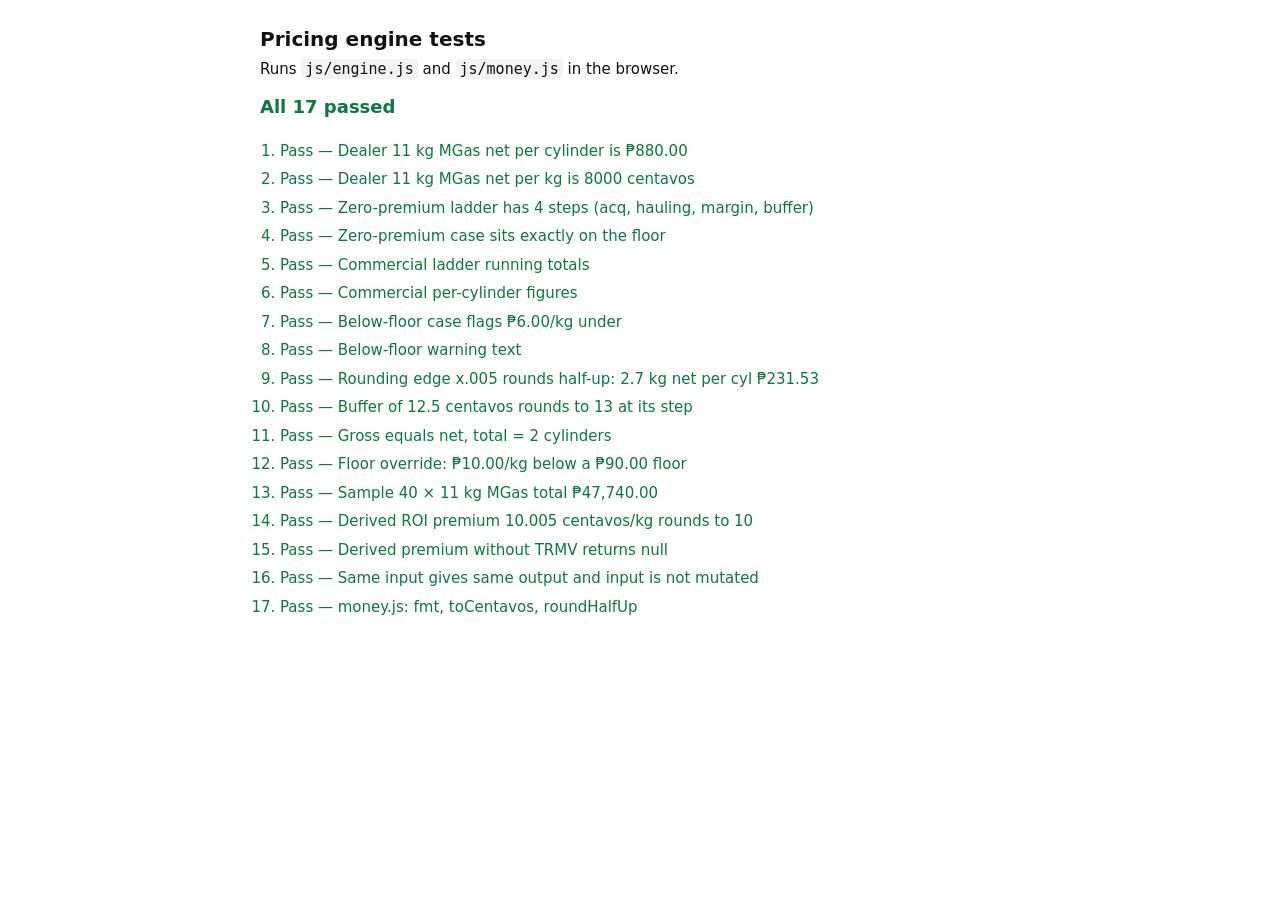
<file: engine.test.html>
<!doctype html>
<html lang="en">
<head>
<meta charset="utf-8">
<meta name="viewport" content="width=device-width, initial-scale=1">
<title>MGC pricing engine tests</title>
<style>
  body { font: 15px/1.5 system-ui, sans-serif; margin: 0; padding: 24px 16px; color: #111; background: #fff; }
  main { max-width: 760px; margin: 0 auto; }
  h1 { font-size: 20px; margin: 0 0 4px; }
  .summary { font-size: 18px; font-weight: 600; margin: 12px 0 20px; }
  .ok { color: #0a7a3d; } .bad { color: #b3261e; }
  ol { padding-left: 20px; } li { margin: 6px 0; font-variant-numeric: tabular-nums; }
  code { background: #f3f3f3; padding: 1px 4px; border-radius: 3px; }
</style>
</head>
<body>
<main>
  <h1>Pricing engine tests</h1>
  <div>Runs <code>js/engine.js</code> and <code>js/money.js</code> in the browser.</div>
  <div id="summary" class="summary">Running…</div>
  <ol id="out"></ol>
</main>
<script type="module">
import { resolvePrice, derivePremiumPerKg, defaultFloorPerKg } from './js/engine.js';
import { fmt, toCentavos, roundHalfUp } from './js/money.js';

const out = document.getElementById('out');
let pass = 0, fail = 0;
function check(name, actual, expected) {
  const ok = JSON.stringify(actual) === JSON.stringify(expected);
  ok ? pass++ : fail++;
  const li = document.createElement('li');
  li.className = ok ? 'ok' : 'bad';
  li.textContent = `${ok ? 'Pass' : 'Fail'} — ${name}` + (ok ? '' : ` (expected ${JSON.stringify(expected)}, got ${JSON.stringify(actual)})`);
  out.appendChild(li);
}

const cb = { acqPerKg: 6000, haulingPerKg: 200, effectiveFrom: '2026-08-11' };
const mgas = { id: '11KG_MGAS', contentKg: 11, label: '11 kg MGas' };

// 1–4. Dealer 11 kg MGas, zero premiums
const dealer = resolvePrice({
  costBasis: cb, sku: mgas, channel: { id: 'DEALER' }, marginPerKg: 1800,
  premiums: [], discounts: [], quantity: 1,
});
check('Dealer 11 kg MGas net per cylinder is ₱880.00', fmt(dealer.netPerCyl), '₱880.00');
check('Dealer 11 kg MGas net per kg is 8000 centavos', dealer.netPerKg, 8000);
check('Zero-premium ladder has 4 steps (acq, hauling, margin, buffer)', dealer.ladder.map(l => l.step), ['Acquisition cost', 'Hauling', 'Margin', 'Buffer']);
check('Zero-premium case sits exactly on the floor', [dealer.floorPerKg, dealer.marginVsFloorPerKg, dealer.belowFloor], [8000, 0, false]);

// 5–8. Commercial, tank rental, dual supplier discount → below floor
const commercial = resolvePrice({
  costBasis: cb, sku: mgas, channel: { id: 'COMMERCIAL' }, marginPerKg: 5000, bufferPerKg: 0,
  premiums: [{ code: 'TANK_RENTAL', label: 'Tank rental', perKg: 100 }],
  discounts: [{ code: 'DUAL_SUPPLIER', label: 'Competition (dual supplier)', perKg: 700 }],
  quantity: 40, floorPerKg: 11200,
});
check('Commercial ladder running totals', commercial.ladder.map(l => l.runningPerKg), [6000, 6200, 11200, 11300, 10600, 10600]);
check('Commercial per-cylinder figures', [commercial.netPerCyl, commercial.grossPerCyl, commercial.grossTotal], [116600, 116600, 4664000]);
check('Below-floor case flags ₱6.00/kg under', [commercial.belowFloor, commercial.marginVsFloorPerKg], [true, -600]);
check('Below-floor warning text', commercial.warnings, ['Final price is ₱6.00/kg below floor']);

// 9. Rounding edge — 2.7 kg: 8575 × 2.7 = 23152.5 centavos (₱231.525) → ₱231.53
const small = resolvePrice({
  costBasis: cb, sku: { id: '2.7KG', contentKg: 2.7, label: '2.7 kg' }, marginPerKg: 2375,
});
check('Rounding edge x.005 rounds half-up: 2.7 kg net per cyl ₱231.53', fmt(small.netPerCyl), '₱231.53');

// 10. Fractional per-kg component rounds once at its ladder step
const frac = resolvePrice({ costBasis: cb, sku: mgas, marginPerKg: 1800, bufferPerKg: 12.5 });
check('Buffer of 12.5 centavos rounds to 13 at its step', frac.ladder.at(-1).perKg, 13);

// 11. No VAT in the computation: gross equals net, total = 2 cylinders
const noVat = resolvePrice({ costBasis: cb, sku: mgas, marginPerKg: 1800, quantity: 2 });
check('Gross equals net, total = 2 cylinders', [noVat.grossPerCyl, noVat.grossTotal], [88000, 176000]);

// 12. Floor override respected
const override = resolvePrice({ costBasis: cb, sku: mgas, marginPerKg: 1800, floorPerKg: 9000 });
check('Floor override: ₱10.00/kg below a ₱90.00 floor', [override.belowFloor, override.marginVsFloorPerKg], [true, -1000]);

// 13. Commercial client, 40 × 11 kg MGas — hand check
const alta = resolvePrice({
  costBasis: cb, sku: mgas, marginPerKg: 5000,
  premiums: [{ code: 'TANK_RENTAL', label: 'Tank rental', perKg: 100 }, { code: 'CREDIT_30', label: 'Credit term 30 days', perKg: 150 }],
  discounts: [{ code: 'DUAL_SUPPLIER', label: 'Competition (dual supplier)', perKg: 600 }],
  quantity: 40, floorPerKg: defaultFloorPerKg(cb, 5000),
});
// 60.00 + 2.00 + 50.00 + 1.00 + 1.50 − 6.00 = 108.50/kg; ×11 = 1,193.50 per cylinder; ×40 = 47,740.00
check('Sample 40 × 11 kg MGas total ₱47,740.00', [fmt(alta.grossPerCyl), fmt(alta.grossTotal)], ['₱1,193.50', '₱47,740.00']);

// 14. Derived premium
const roi = derivePremiumPerKg({ code: 'ROI_INSTALL', type: 'derived' }, { trmvKg: 135000, investmentCentavos: 1350675 });
check('Derived ROI premium 10.005 centavos/kg rounds to 10', roi, 10);
check('Derived premium without TRMV returns null', derivePremiumPerKg({ code: 'ROI_INSTALL', type: 'derived' }, { trmvKg: null, investmentCentavos: 5 }), null);

// 15. Purity
const input = { costBasis: cb, sku: mgas, marginPerKg: 1800, premiums: [{ code: 'X', label: 'X', perKg: 10 }], quantity: 3 };
const frozen = JSON.stringify(input);
check('Same input gives same output and input is not mutated',
  [JSON.stringify(resolvePrice(input)) === JSON.stringify(resolvePrice(input)), JSON.stringify(input) === frozen], [true, true]);

// 16. Money helpers
check('money.js: fmt, toCentavos, roundHalfUp', [fmt(133672), toCentavos('60.00'), toCentavos('₱1,336.72'), roundHalfUp(0.5), roundHalfUp(-0.5)],
  ['₱1,336.72', 6000, 133672, 1, -1]);

const s = document.getElementById('summary');
s.textContent = fail === 0 ? `All ${pass} passed` : `${fail} failed, ${pass} passed`;
s.className = 'summary ' + (fail === 0 ? 'ok' : 'bad');
</script>
</body>
</html>
</file>
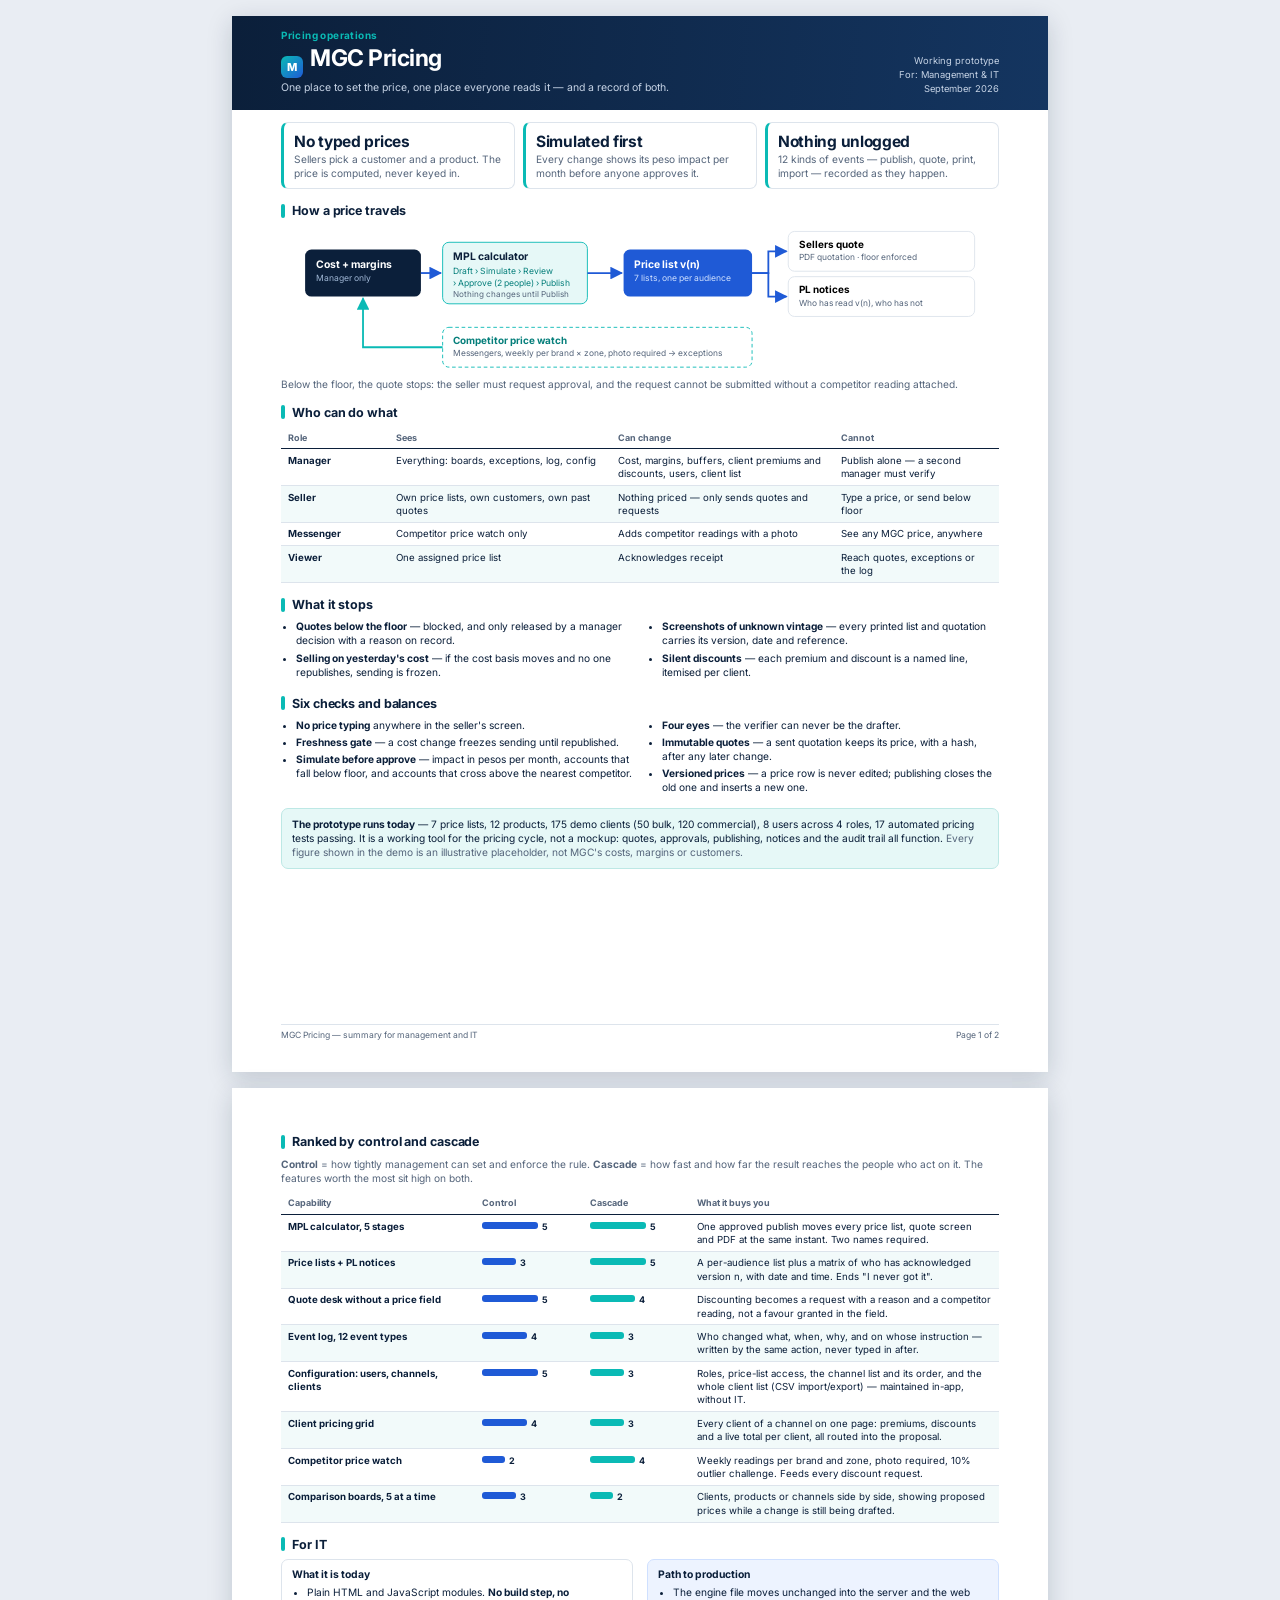
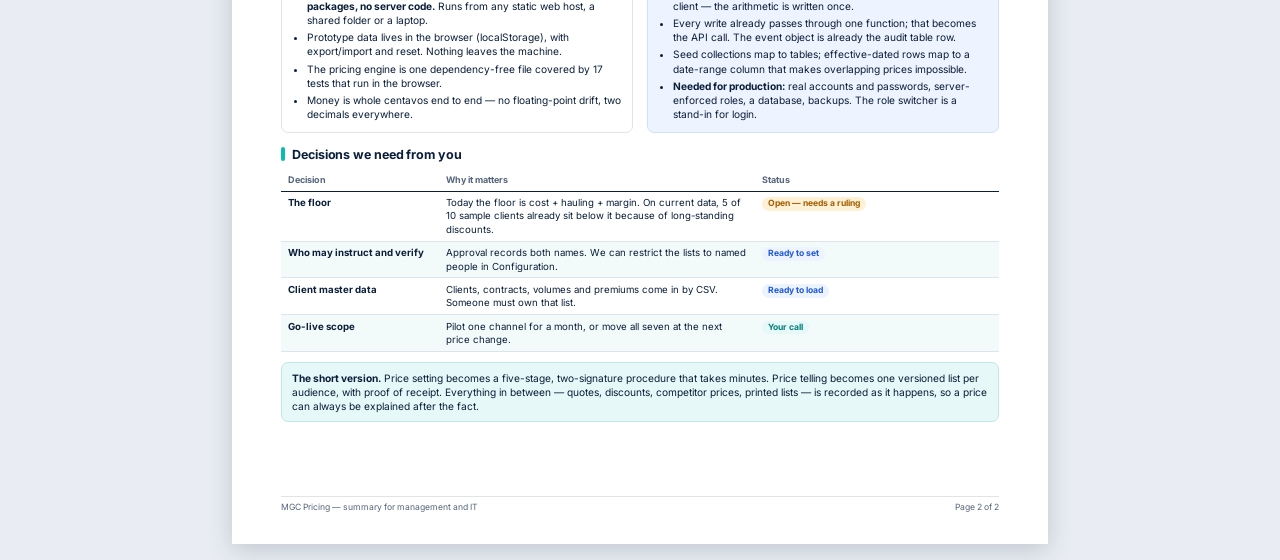
<file: docs/app-summary.html>
<!doctype html>
<html lang="en">
<head>
<meta charset="utf-8">
<meta name="viewport" content="width=device-width, initial-scale=1">
<title>MGC Pricing — summary for management and IT</title>
<link rel="preconnect" href="https://fonts.googleapis.com">
<link rel="stylesheet" href="https://fonts.googleapis.com/css2?family=Inter:wght@400;500;600;700;800&display=swap">
<style>
  :root {
    --navy: #0B1F3A; --navy2: #143560; --blue: #1F5AD6; --blue50: #EDF3FF;
    --tif: #0ABAB5; --tif-d: #067F7B; --tif50: #E6F8F7;
    --line: #DDE4EC; --muted: #55657B; --amber: #A45F00; --green: #0E8A5F;
    --font: "Inter", "Segoe UI", system-ui, sans-serif;
  }
  * { box-sizing: border-box; }
  body { margin: 0; background: #E9EDF3; font-family: var(--font); color: var(--navy); font-size: 10.2px; line-height: 1.38; }
  .sheet { width: 8.5in; height: 11in; padding: 12mm 13mm; margin: 16px auto; background: #fff; box-shadow: 0 6px 24px rgba(11,31,58,.18); position: relative; overflow: hidden; }
  h1 { font-size: 23px; margin: 0; letter-spacing: -.5px; }
  h2 { font-size: 12.5px; margin: 13px 0 6px; letter-spacing: -.1px; display: flex; align-items: center; gap: 7px; }
  h2::before { content: ""; width: 4px; height: 14px; background: var(--tif); border-radius: 2px; }
  h3 { font-size: 10.4px; margin: 0 0 3px; }
  p { margin: 0 0 6px; }
  .muted { color: var(--muted); }
  b, strong { font-weight: 700; }

  .band { background: linear-gradient(95deg, var(--navy), var(--navy2)); color: #fff; margin: -12mm -13mm 12px; padding: 13px 13mm 14px; }
  .band .row { display: flex; justify-content: space-between; align-items: flex-end; gap: 16px; }
  .band .tag { color: var(--tif); font-weight: 700; font-size: 10px; letter-spacing: .4px; text-transform: none; }
  .band .sub { color: #C7D4E6; font-size: 10.5px; margin-top: 3px; }
  .band .meta { text-align: right; color: #C7D4E6; font-size: 9.4px; line-height: 1.5; white-space: nowrap; }
  .mark { display: inline-grid; place-items: center; width: 22px; height: 22px; border-radius: 6px; background: linear-gradient(135deg, var(--tif), var(--blue)); font-weight: 800; font-size: 11px; color: #fff; margin-right: 7px; vertical-align: -5px; }

  .claims { display: grid; grid-template-columns: repeat(3, 1fr); gap: 8px; }
  .claim { border: 1px solid var(--line); border-left: 3px solid var(--tif); border-radius: 7px; padding: 8px 10px; }
  .claim b { display: block; font-size: 15.5px; letter-spacing: -.3px; }
  .claim span { color: var(--muted); }

  table { border-collapse: collapse; width: 100%; font-size: 9.7px; }
  th, td { text-align: left; padding: 4.5px 7px; border-bottom: 1px solid var(--line); vertical-align: top; }
  th { color: var(--muted); font-size: 9px; font-weight: 700; border-bottom: 1.5px solid var(--navy); }
  tbody tr:nth-child(even) td { background: #F2FAFA; }
  .pill { display: inline-block; padding: 1px 6px; border-radius: 99px; font-size: 8.6px; font-weight: 700; }
  .p-blue { background: var(--blue50); color: var(--blue); }
  .p-tif { background: var(--tif50); color: var(--tif-d); }
  .p-amber { background: #FFF1D6; color: var(--amber); }

  ul { margin: 0; padding-left: 15px; }
  li { margin-bottom: 3px; }
  .two { display: grid; grid-template-columns: 1fr 1fr; gap: 14px; }
  .box { border: 1px solid var(--line); border-radius: 7px; padding: 8px 10px; }
  .box.tif { background: var(--tif50); border-color: #BDE8E5; }
  .box.blue { background: var(--blue50); border-color: #CFE0FF; }

  .bar { display: inline-block; height: 7px; border-radius: 3px; vertical-align: 1px; }
  .bar.c { background: var(--blue); }
  .bar.k { background: var(--tif); }
  .score { font-weight: 700; font-size: 9px; margin-left: 4px; }

  .foot { position: absolute; left: 13mm; right: 13mm; bottom: 8mm; border-top: 1px solid var(--line); padding-top: 5px; display: flex; justify-content: space-between; color: var(--muted); font-size: 8.6px; }

  @page { size: letter portrait; margin: 0; }
  @media print {
    body { background: #fff; }
    .sheet { margin: 0; box-shadow: none; page-break-after: always; }
    .sheet:last-child { page-break-after: auto; }
  }
</style>
</head>
<body>

<!-- ============================ PAGE 1 ============================ -->
<section class="sheet">
  <div class="band">
    <div class="row">
      <div>
        <div class="tag">Pricing operations</div>
        <h1><span class="mark">M</span>MGC Pricing</h1>
        <div class="sub">One place to set the price, one place everyone reads it — and a record of both.</div>
      </div>
      <div class="meta">Working prototype<br>For: Management &amp; IT<br>September 2026</div>
    </div>
  </div>

  <div class="claims">
    <div class="claim"><b>No typed prices</b><span>Sellers pick a customer and a product. The price is computed, never keyed in.</span></div>
    <div class="claim"><b>Simulated first</b><span>Every change shows its peso impact per month before anyone approves it.</span></div>
    <div class="claim"><b>Nothing unlogged</b><span>12 kinds of events — publish, quote, print, import — recorded as they happen.</span></div>
  </div>

  <h2>How a price travels</h2>
  <svg viewBox="0 0 740 168" width="100%" height="152" role="img" aria-label="Flow from cost basis through approval and publishing to customers, with competitor readings feeding back">
    <defs>
      <marker id="a" viewBox="0 0 10 10" refX="9" refY="5" markerWidth="7" markerHeight="7" orient="auto-start-reverse">
        <path d="M0 0 L10 5 L0 10 z" fill="#1F5AD6"/>
      </marker>
      <marker id="at" viewBox="0 0 10 10" refX="9" refY="5" markerWidth="7" markerHeight="7" orient="auto-start-reverse">
        <path d="M0 0 L10 5 L0 10 z" fill="#0ABAB5"/>
      </marker>
    </defs>
    <g font-family="Inter, sans-serif">
      <!-- boxes -->
      <g>
        <rect x="0" y="26" width="128" height="52" rx="7" fill="#0B1F3A"/>
        <text x="12" y="46" fill="#fff" font-size="11.5" font-weight="700">Cost + margins</text>
        <text x="12" y="61" fill="#9FB6D4" font-size="9.5">Manager only</text>
      </g>
      <g>
        <rect x="152" y="18" width="160" height="68" rx="7" fill="#E6F8F7" stroke="#0ABAB5"/>
        <text x="164" y="38" fill="#0B1F3A" font-size="11.5" font-weight="700">MPL calculator</text>
        <text x="164" y="53" fill="#067F7B" font-size="9.5">Draft › Simulate › Review</text>
        <text x="164" y="66" fill="#067F7B" font-size="9.5">› Approve (2 people) › Publish</text>
        <text x="164" y="79" fill="#55657B" font-size="9">Nothing changes until Publish</text>
      </g>
      <g>
        <rect x="352" y="26" width="142" height="52" rx="7" fill="#1F5AD6"/>
        <text x="364" y="46" fill="#fff" font-size="11.5" font-weight="700">Price list v(n)</text>
        <text x="364" y="61" fill="#CFE0FF" font-size="9.5">7 lists, one per audience</text>
      </g>
      <g>
        <rect x="534" y="6" width="206" height="44" rx="7" fill="#fff" stroke="#DDE4EC"/>
        <text x="546" y="24" font-size="11" font-weight="700">Sellers quote</text>
        <text x="546" y="38" fill="#55657B" font-size="9.3">PDF quotation · floor enforced</text>
      </g>
      <g>
        <rect x="534" y="56" width="206" height="44" rx="7" fill="#fff" stroke="#DDE4EC"/>
        <text x="546" y="74" font-size="11" font-weight="700">PL notices</text>
        <text x="546" y="88" fill="#55657B" font-size="9.3">Who has read v(n), who has not</text>
      </g>
      <g>
        <rect x="152" y="112" width="342" height="44" rx="7" fill="#fff" stroke="#0ABAB5" stroke-dasharray="4 3"/>
        <text x="164" y="130" font-size="11" font-weight="700" fill="#067F7B">Competitor price watch</text>
        <text x="164" y="144" fill="#55657B" font-size="9.3">Messengers, weekly per brand × zone, photo required → exceptions</text>
      </g>
      <!-- arrows -->
      <path d="M128 52 H150" stroke="#1F5AD6" stroke-width="2" marker-end="url(#a)"/>
      <path d="M312 52 H350" stroke="#1F5AD6" stroke-width="2" marker-end="url(#a)"/>
      <path d="M494 52 H512 V28 H532" stroke="#1F5AD6" stroke-width="2" fill="none" marker-end="url(#a)"/>
      <path d="M494 52 H512 V78 H532" stroke="#1F5AD6" stroke-width="2" fill="none" marker-end="url(#a)"/>
      <path d="M152 134 H64 V80" stroke="#0ABAB5" stroke-width="2" fill="none" marker-end="url(#at)"/>
    </g>
  </svg>
  <p class="muted" style="margin:-4px 0 0">Below the floor, the quote stops: the seller must request approval, and the request cannot be submitted without a competitor reading attached.</p>

  <h2>Who can do what</h2>
  <table>
    <thead><tr><th style="width:15%">Role</th><th style="width:31%">Sees</th><th style="width:31%">Can change</th><th>Cannot</th></tr></thead>
    <tbody>
      <tr><td><b>Manager</b></td><td>Everything: boards, exceptions, log, config</td><td>Cost, margins, buffers, client premiums and discounts, users, client list</td><td>Publish alone — a second manager must verify</td></tr>
      <tr><td><b>Seller</b></td><td>Own price lists, own customers, own past quotes</td><td>Nothing priced — only sends quotes and requests</td><td>Type a price, or send below floor</td></tr>
      <tr><td><b>Messenger</b></td><td>Competitor price watch only</td><td>Adds competitor readings with a photo</td><td>See any MGC price, anywhere</td></tr>
      <tr><td><b>Viewer</b></td><td>One assigned price list</td><td>Acknowledges receipt</td><td>Reach quotes, exceptions or the log</td></tr>
    </tbody>
  </table>

  <h2>What it stops</h2>
  <div class="two">
    <ul>
      <li><b>Quotes below the floor</b> — blocked, and only released by a manager decision with a reason on record.</li>
      <li><b>Selling on yesterday's cost</b> — if the cost basis moves and no one republishes, sending is frozen.</li>
    </ul>
    <ul>
      <li><b>Screenshots of unknown vintage</b> — every printed list and quotation carries its version, date and reference.</li>
      <li><b>Silent discounts</b> — each premium and discount is a named line, itemised per client.</li>
    </ul>
  </div>

  <h2>Six checks and balances</h2>
  <div class="two">
    <ul>
      <li><b>No price typing</b> anywhere in the seller's screen.</li>
      <li><b>Freshness gate</b> — a cost change freezes sending until republished.</li>
      <li><b>Simulate before approve</b> — impact in pesos per month, accounts that fall below floor, and accounts that cross above the nearest competitor.</li>
    </ul>
    <ul>
      <li><b>Four eyes</b> — the verifier can never be the drafter.</li>
      <li><b>Immutable quotes</b> — a sent quotation keeps its price, with a hash, after any later change.</li>
      <li><b>Versioned prices</b> — a price row is never edited; publishing closes the old one and inserts a new one.</li>
    </ul>
  </div>

  <div class="box tif" style="margin-top:11px">
    <b>The prototype runs today</b> — 7 price lists, 12 products, 175 demo clients (50 bulk, 120 commercial), 8 users across 4 roles, 17 automated pricing tests passing.
    It is a working tool for the pricing cycle, not a mockup: quotes, approvals, publishing, notices and the audit trail all function.
    <span class="muted">Every figure shown in the demo is an illustrative placeholder, not MGC's costs, margins or customers.</span>
  </div>

  <div class="foot"><span>MGC Pricing — summary for management and IT</span><span>Page 1 of 2</span></div>
</section>

<!-- ============================ PAGE 2 ============================ -->
<section class="sheet">
  <h2 style="margin-top:0">Ranked by control and cascade</h2>
  <p class="muted" style="margin-bottom:8px"><b>Control</b> = how tightly management can set and enforce the rule. <b>Cascade</b> = how fast and how far the result reaches the people who act on it. The features worth the most sit high on both.</p>
  <table>
    <thead><tr><th style="width:27%">Capability</th><th style="width:15%">Control</th><th style="width:15%">Cascade</th><th>What it buys you</th></tr></thead>
    <tbody>
      <tr><td><b>MPL calculator, 5 stages</b></td>
        <td><span class="bar c" style="width:56px"></span><span class="score">5</span></td>
        <td><span class="bar k" style="width:56px"></span><span class="score">5</span></td>
        <td>One approved publish moves every price list, quote screen and PDF at the same instant. Two names required.</td></tr>
      <tr><td><b>Price lists + PL notices</b></td>
        <td><span class="bar c" style="width:34px"></span><span class="score">3</span></td>
        <td><span class="bar k" style="width:56px"></span><span class="score">5</span></td>
        <td>A per-audience list plus a matrix of who has acknowledged version n, with date and time. Ends "I never got it".</td></tr>
      <tr><td><b>Quote desk without a price field</b></td>
        <td><span class="bar c" style="width:56px"></span><span class="score">5</span></td>
        <td><span class="bar k" style="width:45px"></span><span class="score">4</span></td>
        <td>Discounting becomes a request with a reason and a competitor reading, not a favour granted in the field.</td></tr>
      <tr><td><b>Event log, 12 event types</b></td>
        <td><span class="bar c" style="width:45px"></span><span class="score">4</span></td>
        <td><span class="bar k" style="width:34px"></span><span class="score">3</span></td>
        <td>Who changed what, when, why, and on whose instruction — written by the same action, never typed in after.</td></tr>
      <tr><td><b>Configuration: users, channels, clients</b></td>
        <td><span class="bar c" style="width:56px"></span><span class="score">5</span></td>
        <td><span class="bar k" style="width:34px"></span><span class="score">3</span></td>
        <td>Roles, price-list access, the channel list and its order, and the whole client list (CSV import/export) — maintained in-app, without IT.</td></tr>
      <tr><td><b>Client pricing grid</b></td>
        <td><span class="bar c" style="width:45px"></span><span class="score">4</span></td>
        <td><span class="bar k" style="width:34px"></span><span class="score">3</span></td>
        <td>Every client of a channel on one page: premiums, discounts and a live total per client, all routed into the proposal.</td></tr>
      <tr><td><b>Competitor price watch</b></td>
        <td><span class="bar c" style="width:23px"></span><span class="score">2</span></td>
        <td><span class="bar k" style="width:45px"></span><span class="score">4</span></td>
        <td>Weekly readings per brand and zone, photo required, 10% outlier challenge. Feeds every discount request.</td></tr>
      <tr><td><b>Comparison boards, 5 at a time</b></td>
        <td><span class="bar c" style="width:34px"></span><span class="score">3</span></td>
        <td><span class="bar k" style="width:23px"></span><span class="score">2</span></td>
        <td>Clients, products or channels side by side, showing proposed prices while a change is still being drafted.</td></tr>
    </tbody>
  </table>

  <h2>For IT</h2>
  <div class="two">
    <div class="box">
      <h3>What it is today</h3>
      <ul>
        <li>Plain HTML and JavaScript modules. <b>No build step, no packages, no server code.</b> Runs from any static web host, a shared folder or a laptop.</li>
        <li>Prototype data lives in the browser (localStorage), with export/import and reset. Nothing leaves the machine.</li>
        <li>The pricing engine is one dependency-free file covered by 17 tests that run in the browser.</li>
        <li>Money is whole centavos end to end — no floating-point drift, two decimals everywhere.</li>
      </ul>
    </div>
    <div class="box blue">
      <h3>Path to production</h3>
      <ul>
        <li>The engine file moves unchanged into the server and the web client — the arithmetic is written once.</li>
        <li>Every write already passes through one function; that becomes the API call. The event object is already the audit table row.</li>
        <li>Seed collections map to tables; effective-dated rows map to a date-range column that makes overlapping prices impossible.</li>
        <li><b>Needed for production:</b> real accounts and passwords, server-enforced roles, a database, backups. The role switcher is a stand-in for login.</li>
      </ul>
    </div>
  </div>

  <h2>Decisions we need from you</h2>
  <table>
    <thead><tr><th style="width:22%">Decision</th><th style="width:44%">Why it matters</th><th>Status</th></tr></thead>
    <tbody>
      <tr><td><b>The floor</b></td><td>Today the floor is cost + hauling + margin. On current data, 5 of 10 sample clients already sit below it because of long-standing discounts.</td><td><span class="pill p-amber">Open — needs a ruling</span></td></tr>
      <tr><td><b>Who may instruct and verify</b></td><td>Approval records both names. We can restrict the lists to named people in Configuration.</td><td><span class="pill p-blue">Ready to set</span></td></tr>
      <tr><td><b>Client master data</b></td><td>Clients, contracts, volumes and premiums come in by CSV. Someone must own that list.</td><td><span class="pill p-blue">Ready to load</span></td></tr>
      <tr><td><b>Go-live scope</b></td><td>Pilot one channel for a month, or move all seven at the next price change.</td><td><span class="pill p-tif">Your call</span></td></tr>
    </tbody>
  </table>

  <div class="box tif" style="margin-top:10px">
    <b>The short version.</b> Price setting becomes a five-stage, two-signature procedure that takes minutes. Price telling becomes one versioned list per audience, with proof of receipt.
    Everything in between — quotes, discounts, competitor prices, printed lists — is recorded as it happens, so a price can always be explained after the fact.
  </div>

  <div class="foot"><span>MGC Pricing — summary for management and IT</span><span>Page 2 of 2</span></div>
</section>

</body>
</html>
</file>
